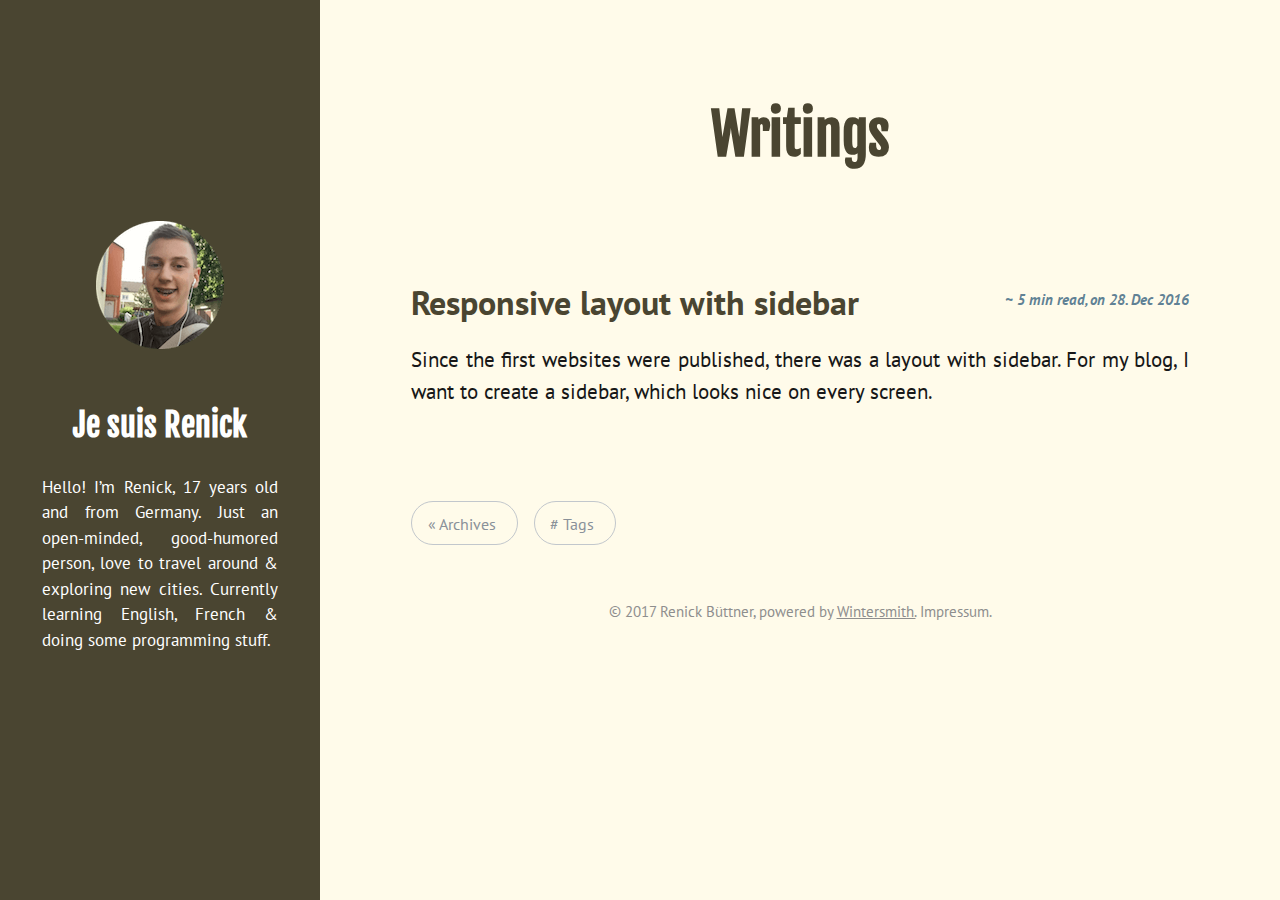
<file: index.html>
<!DOCTYPE html>
<html lang="en">
  <head>
    <meta charset="utf-8">
    <meta http-equiv="X-UA-Compatible" content="IE=edge,chrome=1">
    <meta name="viewport" content="width=device-width">
    <title>Je suis Renick.
    </title>
    <link rel="alternate" href="https://elendinside.github.io/feed.xml" type="application/rss+xml" title="Just some words from just an other developer and open minded boy.">
    <link rel="stylesheet" href="https://fonts.googleapis.com/css?family=Fjalla+One|PT+Sans">
    <link rel="stylesheet" href="/stuff/arcadia.css">
  </head>
  <body>
    <aside>
      <div class="about"><p><img src="/stuff/renick.png" alt="Avatar Renick Büttner" title="Avatar Renick Büttner"></p>
<h1 id="-je-suis-renick-1-"><a href="/">Je suis Renick</a></h1>
<p>Hello! I’m Renick, 17 years old and from Germany.
Just an open-minded, good-humored person, love to travel around &amp; exploring new cities. 
Currently learning English, French &amp; doing some programming stuff.</p>

      </div>
    </aside>
    <div class="main">
      <header class="header">
        <div class="content-wrap">
          <h1>Writings</h1>
        </div>
      </header>
      <div id="content">
        <div class="content-wrap">
          <article class="article">
            <header>
              <h2><a href="/articles/responsive-sidebar-layout/">Responsive layout with sidebar</a><span>~ 5 min read, on 28. Dec 2016</span></h2>
            </header>
            <section class="content"><p>Since the first websites were published, there was a layout with sidebar.
For my blog, I want to create a sidebar, which looks nice on every&nbsp;screen.</p>

            </section>
          </article>
        </div>
      </div>
      <footer>
        <div class="content-wrap">
          <div class="pagination">
            <div class="inner"><a href="/archive.html" class="left">&laquo; Archives</a><a href="/tags.html" class="left tags"># Tags</a>
            </div>
          </div>
          <section class="copy">
            <p>&copy; 2017 Renick Büttner, powered by&nbsp;<a href="https://github.com/jnordberg/wintersmith">Wintersmith.</a><span>   </span><a href="https://renickbuettner.de/impressum/" style="text-decoration: none">Impressum.</a></p>
          </section>
        </div>
      </footer>
    </div>
  </body>
</html>
</file>
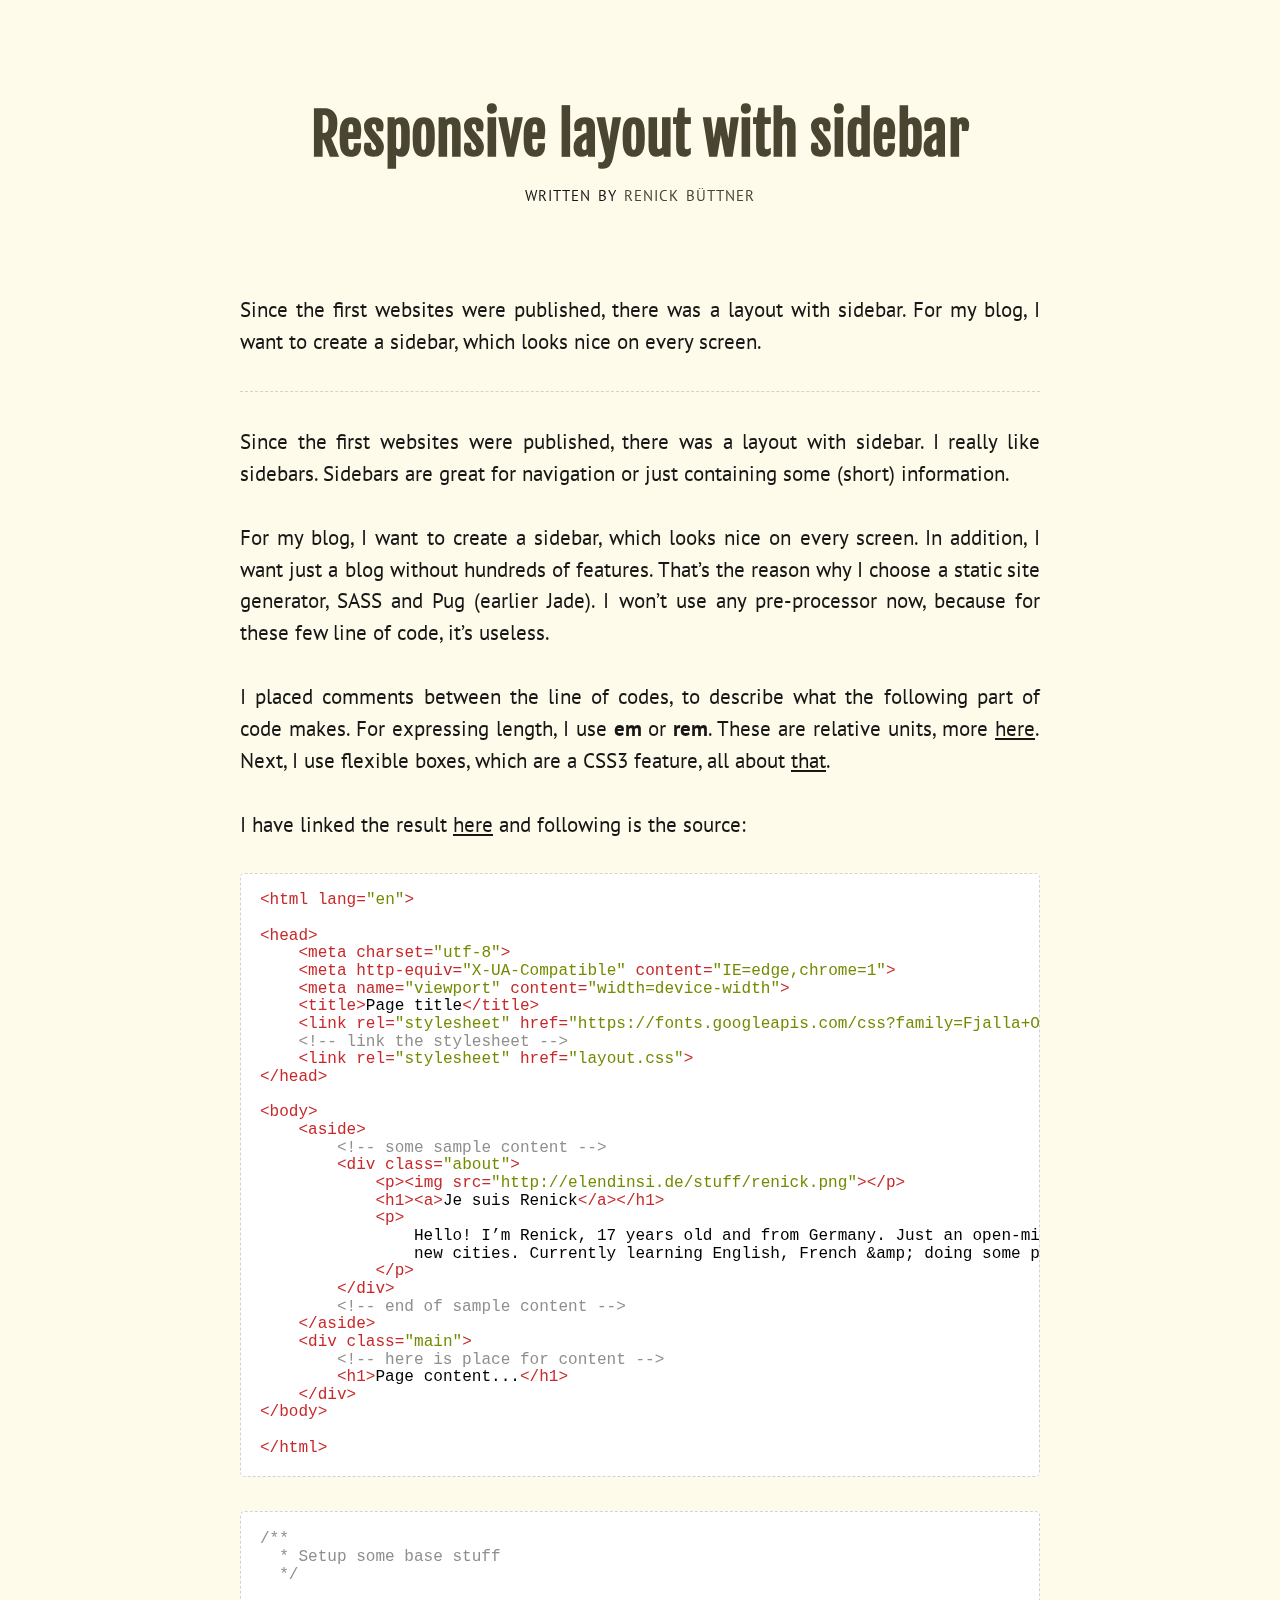
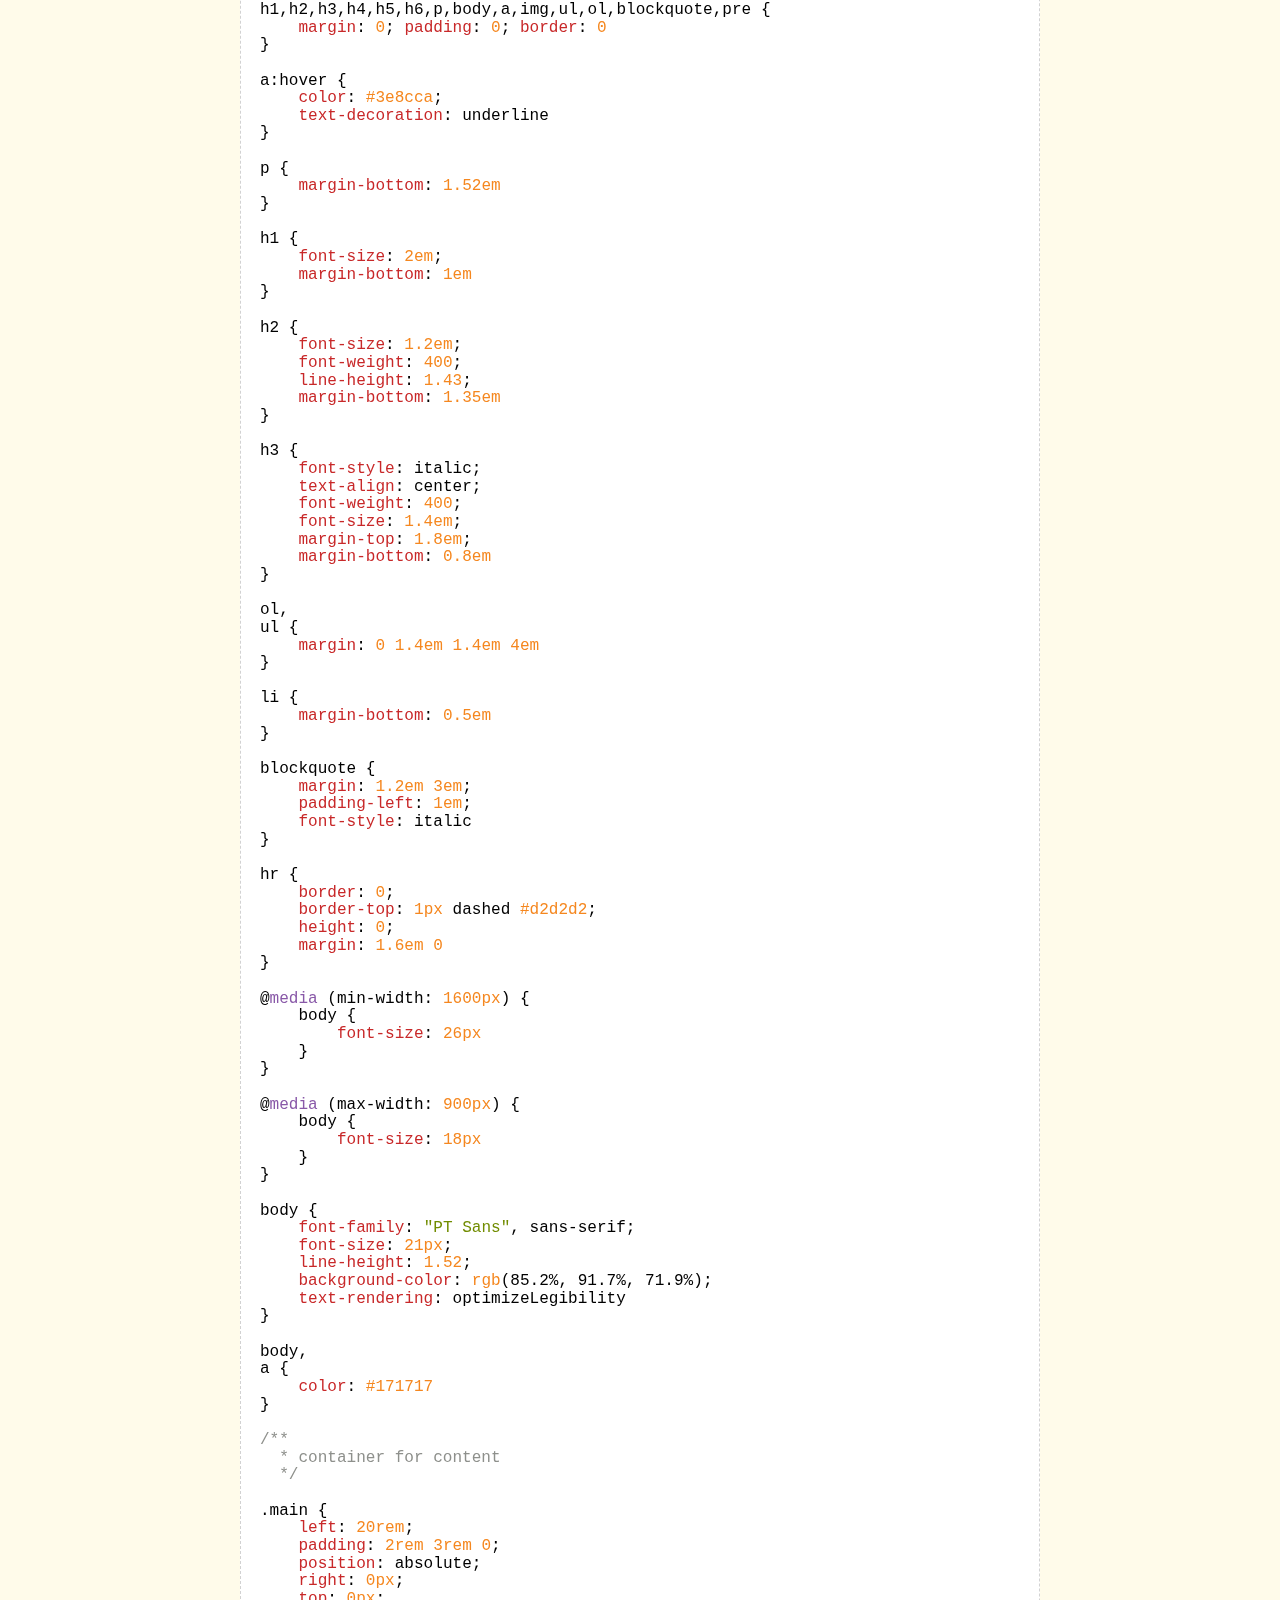
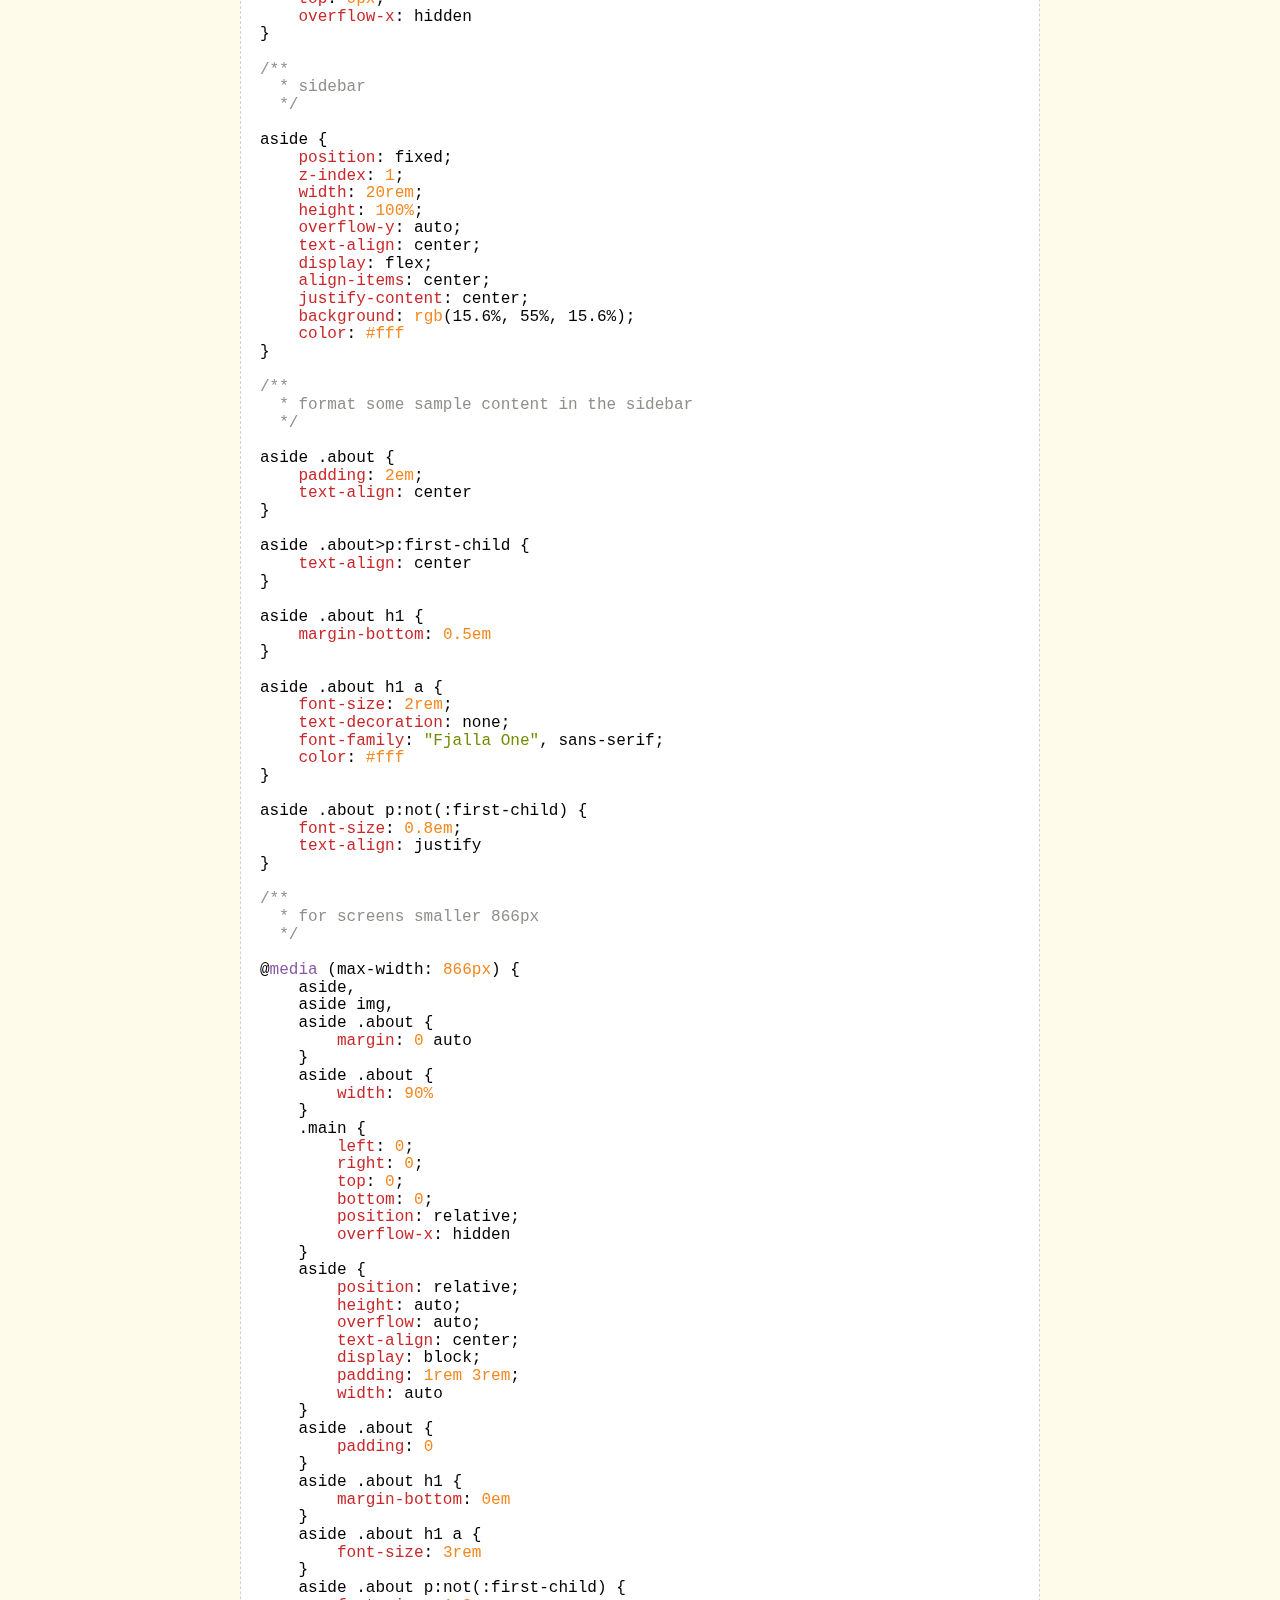
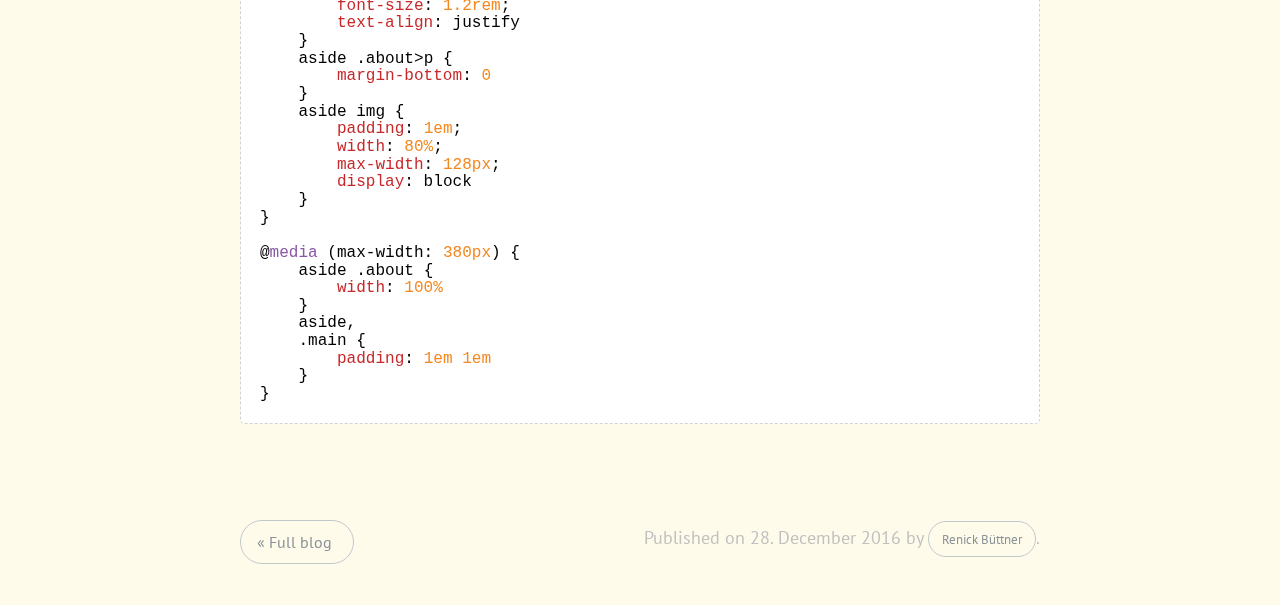
<file: articles/responsive-sidebar-layout/index.html>
<!DOCTYPE html>
<html lang="en">
  <head>
    <meta charset="utf-8">
    <meta http-equiv="X-UA-Compatible" content="IE=edge,chrome=1">
    <meta name="viewport" content="width=device-width">
    <title>Responsive layout with sidebar - Je suis Renick.
    </title>
    <link rel="alternate" href="https://elendinside.github.io/feed.xml" type="application/rss+xml" title="Just some words from just an other developer and open minded boy.">
    <link rel="stylesheet" href="https://fonts.googleapis.com/css?family=Fjalla+One|PT+Sans">
    <link rel="stylesheet" href="/stuff/arcadia.css">
  </head>
  <body class="article-detail">
    <div class="main">
      <header class="header">
        <div class="content-wrap">
          <h1>Responsive layout with sidebar</h1>
          <p class="author">Written by <span class="text-light"><a href="https://renickbuettner.de/contact/">Renick Büttner</a></span>
          </p>
        </div>
      </header>
      <div id="content">
        <div class="content-wrap">
          <article class="article">
            <section class="content"><p>Since the first websites were published, there was a layout with sidebar.
For my blog, I want to create a sidebar, which looks nice on every&nbsp;screen.</p>
<hr>
<p>Since the first websites were published, there was a layout with sidebar. I really like sidebars. Sidebars are great for navigation or just containing some (short)&nbsp;information.</p>
<p>For my blog, I want to create a sidebar, which looks nice on every screen. In addition, I want just a blog without hundreds of features. That’s the reason why I choose a static site generator, <span class="caps">SASS</span> and Pug (earlier Jade). I won’t use any pre-processor now, because for these few line of code, it’s&nbsp;useless.</p>
<p>I placed comments between the line of codes, to describe what the following part of code makes. For expressing length, I use <strong>em</strong> or <strong>rem</strong>. These are relative units, more <a href="http://www.w3.org/Style/Examples/007/units.en.html">here</a>. Next, I use flexible boxes, which are a <span class="caps">CSS3</span> feature, all about <a href="http://www.w3.org/TR/css-flexbox-1/">that</a>. </p>
<p>I have linked the result <a href="/articles/responsive-sidebar-layout/sidebar.html">here</a> and following is the&nbsp;source:</p>
<pre><code class="lang-html"><span class="tag">&lt;<span class="name">html</span> <span class="attr">lang</span>=<span class="string">"en"</span>&gt;</span>

<span class="tag">&lt;<span class="name">head</span>&gt;</span>
    <span class="tag">&lt;<span class="name">meta</span> <span class="attr">charset</span>=<span class="string">"utf-8"</span>&gt;</span>
    <span class="tag">&lt;<span class="name">meta</span> <span class="attr">http-equiv</span>=<span class="string">"X-<span class="caps">UA</span>-Compatible"</span> <span class="attr">content</span>=<span class="string">"<span class="caps">IE</span>=edge,chrome=1"</span>&gt;</span>
    <span class="tag">&lt;<span class="name">meta</span> <span class="attr">name</span>=<span class="string">"viewport"</span> <span class="attr">content</span>=<span class="string">"width=device-width"</span>&gt;</span>
    <span class="tag">&lt;<span class="name">title</span>&gt;</span>Page title<span class="tag">&lt;/<span class="name">title</span>&gt;</span>
    <span class="tag">&lt;<span class="name">link</span> <span class="attr">rel</span>=<span class="string">"stylesheet"</span> <span class="attr">href</span>=<span class="string">"https://fonts.googleapis.com/css?family=Fjalla+One|<span class="caps">PT</span>+Sans"</span>&gt;</span>
    <span class="comment">&lt;!-- link the stylesheet --&gt;</span>
    <span class="tag">&lt;<span class="name">link</span> <span class="attr">rel</span>=<span class="string">"stylesheet"</span> <span class="attr">href</span>=<span class="string">"layout.css"</span>&gt;</span>
<span class="tag">&lt;/<span class="name">head</span>&gt;</span>

<span class="tag">&lt;<span class="name">body</span>&gt;</span>
    <span class="tag">&lt;<span class="name">aside</span>&gt;</span>
        <span class="comment">&lt;!-- some sample content --&gt;</span>
        <span class="tag">&lt;<span class="name">div</span> <span class="attr">class</span>=<span class="string">"about"</span>&gt;</span>
            <span class="tag">&lt;<span class="name">p</span>&gt;</span><span class="tag">&lt;<span class="name">img</span> <span class="attr">src</span>=<span class="string">"http://elendinsi.de/stuff/renick.png"</span>&gt;</span><span class="tag">&lt;/<span class="name">p</span>&gt;</span>
            <span class="tag">&lt;<span class="name">h1</span>&gt;</span><span class="tag">&lt;<span class="name">a</span>&gt;</span>Je suis Renick<span class="tag">&lt;/<span class="name">a</span>&gt;</span><span class="tag">&lt;/<span class="name">h1</span>&gt;</span>
            <span class="tag">&lt;<span class="name">p</span>&gt;</span>
                Hello! I’m Renick, 17 years old and from Germany. Just an open-minded, good-humored person, love to travel around &amp;amp; exploring
                new cities. Currently learning English, French &amp;amp; doing some programming stuff.
            <span class="tag">&lt;/<span class="name">p</span>&gt;</span>
        <span class="tag">&lt;/<span class="name">div</span>&gt;</span>
        <span class="comment">&lt;!-- end of sample content --&gt;</span>
    <span class="tag">&lt;/<span class="name">aside</span>&gt;</span>
    <span class="tag">&lt;<span class="name">div</span> <span class="attr">class</span>=<span class="string">"main"</span>&gt;</span>
        <span class="comment">&lt;!-- here is place for content --&gt;</span>
        <span class="tag">&lt;<span class="name">h1</span>&gt;</span>Page content...<span class="tag">&lt;/<span class="name">h1</span>&gt;</span>
    <span class="tag">&lt;/<span class="name">div</span>&gt;</span>
<span class="tag">&lt;/<span class="name">body</span>&gt;</span>

<span class="tag">&lt;/<span class="name">html</span>&gt;</span>
</code></pre>
<pre><code class="lang-css"><span class="comment">/**
  * Setup some base stuff
  */</span>

<span class="selector-tag">h1</span>,<span class="selector-tag">h2</span>,<span class="selector-tag">h3</span>,<span class="selector-tag">h4</span>,<span class="selector-tag">h5</span>,<span class="selector-tag">h6</span>,<span class="selector-tag">p</span>,<span class="selector-tag">body</span>,<span class="selector-tag">a</span>,<span class="selector-tag">img</span>,<span class="selector-tag">ul</span>,<span class="selector-tag">ol</span>,<span class="selector-tag">blockquote</span>,<span class="selector-tag">pre</span> {
    <span class="attribute">margin</span>: <span class="number">0</span>; <span class="attribute">padding</span>: <span class="number">0</span>; <span class="attribute">border</span>: <span class="number">0</span>
}

<span class="selector-tag">a</span><span class="selector-pseudo">:hover</span> {
    <span class="attribute">color</span>: <span class="number">#3e8cca</span>;
    <span class="attribute">text-decoration</span>: underline
}

<span class="selector-tag">p</span> {
    <span class="attribute">margin-bottom</span>: <span class="number">1.52em</span>
}

<span class="selector-tag">h1</span> {
    <span class="attribute">font-size</span>: <span class="number">2em</span>;
    <span class="attribute">margin-bottom</span>: <span class="number">1em</span>
}

<span class="selector-tag">h2</span> {
    <span class="attribute">font-size</span>: <span class="number">1.2em</span>;
    <span class="attribute">font-weight</span>: <span class="number">400</span>;
    <span class="attribute">line-height</span>: <span class="number">1.43</span>;
    <span class="attribute">margin-bottom</span>: <span class="number">1.35em</span>
}

<span class="selector-tag">h3</span> {
    <span class="attribute">font-style</span>: italic;
    <span class="attribute">text-align</span>: center;
    <span class="attribute">font-weight</span>: <span class="number">400</span>;
    <span class="attribute">font-size</span>: <span class="number">1.4em</span>;
    <span class="attribute">margin-top</span>: <span class="number">1.8em</span>;
    <span class="attribute">margin-bottom</span>: <span class="number">0.8em</span>
}

<span class="selector-tag">ol</span>,
<span class="selector-tag">ul</span> {
    <span class="attribute">margin</span>: <span class="number">0</span> <span class="number">1.4em</span> <span class="number">1.4em</span> <span class="number">4em</span>
}

<span class="selector-tag">li</span> {
    <span class="attribute">margin-bottom</span>: <span class="number">0.5em</span>
}

<span class="selector-tag">blockquote</span> {
    <span class="attribute">margin</span>: <span class="number">1.2em</span> <span class="number">3em</span>;
    <span class="attribute">padding-left</span>: <span class="number">1em</span>;
    <span class="attribute">font-style</span>: italic
}

<span class="selector-tag">hr</span> {
    <span class="attribute">border</span>: <span class="number">0</span>;
    <span class="attribute">border-top</span>: <span class="number">1px</span> dashed <span class="number">#d2d2d2</span>;
    <span class="attribute">height</span>: <span class="number">0</span>;
    <span class="attribute">margin</span>: <span class="number">1.6em</span> <span class="number">0</span>
}

@<span class="keyword">media</span> (min-width: <span class="number">1600px</span>) {
    <span class="selector-tag">body</span> {
        <span class="attribute">font-size</span>: <span class="number">26px</span>
    }
}

@<span class="keyword">media</span> (max-width: <span class="number">900px</span>) {
    <span class="selector-tag">body</span> {
        <span class="attribute">font-size</span>: <span class="number">18px</span>
    }
}

<span class="selector-tag">body</span> {
    <span class="attribute">font-family</span>: <span class="string">"<span class="caps">PT</span> Sans"</span>, sans-serif;
    <span class="attribute">font-size</span>: <span class="number">21px</span>;
    <span class="attribute">line-height</span>: <span class="number">1.52</span>;
    <span class="attribute">background-color</span>: <span class="built_in">rgb</span>(85.2%, 91.7%, 71.9%);
    <span class="attribute">text-rendering</span>: optimizeLegibility
}

<span class="selector-tag">body</span>,
<span class="selector-tag">a</span> {
    <span class="attribute">color</span>: <span class="number">#171717</span>
}

<span class="comment">/**
  * container for content
  */</span>

<span class="selector-class">.main</span> {
    <span class="attribute">left</span>: <span class="number">20rem</span>;
    <span class="attribute">padding</span>: <span class="number">2rem</span> <span class="number">3rem</span> <span class="number">0</span>;
    <span class="attribute">position</span>: absolute;
    <span class="attribute">right</span>: <span class="number">0px</span>;
    <span class="attribute">top</span>: <span class="number">0px</span>;
    <span class="attribute">overflow-x</span>: hidden
}

<span class="comment">/**
  * sidebar 
  */</span>

<span class="selector-tag">aside</span> {
    <span class="attribute">position</span>: fixed;
    <span class="attribute">z-index</span>: <span class="number">1</span>;
    <span class="attribute">width</span>: <span class="number">20rem</span>;
    <span class="attribute">height</span>: <span class="number">100%</span>;
    <span class="attribute">overflow-y</span>: auto;
    <span class="attribute">text-align</span>: center;
    <span class="attribute">display</span>: flex;
    <span class="attribute">align-items</span>: center;
    <span class="attribute">justify-content</span>: center;
    <span class="attribute">background</span>: <span class="built_in">rgb</span>(15.6%, 55%, 15.6%);
    <span class="attribute">color</span>: <span class="number">#fff</span>
}

<span class="comment">/**
  * format some sample content in the sidebar 
  */</span>

<span class="selector-tag">aside</span> <span class="selector-class">.about</span> {
    <span class="attribute">padding</span>: <span class="number">2em</span>;
    <span class="attribute">text-align</span>: center
}

<span class="selector-tag">aside</span> <span class="selector-class">.about</span>&gt;<span class="selector-tag">p</span><span class="selector-pseudo">:first-child</span> {
    <span class="attribute">text-align</span>: center
}

<span class="selector-tag">aside</span> <span class="selector-class">.about</span> <span class="selector-tag">h1</span> {
    <span class="attribute">margin-bottom</span>: <span class="number">0.5em</span>
}

<span class="selector-tag">aside</span> <span class="selector-class">.about</span> <span class="selector-tag">h1</span> <span class="selector-tag">a</span> {
    <span class="attribute">font-size</span>: <span class="number">2rem</span>;
    <span class="attribute">text-decoration</span>: none;
    <span class="attribute">font-family</span>: <span class="string">"Fjalla One"</span>, sans-serif;
    <span class="attribute">color</span>: <span class="number">#fff</span>
}

<span class="selector-tag">aside</span> <span class="selector-class">.about</span> <span class="selector-tag">p</span><span class="selector-pseudo">:not(</span><span class="selector-pseudo">:first-child)</span> {
    <span class="attribute">font-size</span>: <span class="number">0.8em</span>;
    <span class="attribute">text-align</span>: justify
}

<span class="comment">/**
  * for screens smaller 866px
  */</span>

@<span class="keyword">media</span> (max-width: <span class="number">866px</span>) {
    <span class="selector-tag">aside</span>,
    <span class="selector-tag">aside</span> <span class="selector-tag">img</span>,
    <span class="selector-tag">aside</span> <span class="selector-class">.about</span> {
        <span class="attribute">margin</span>: <span class="number">0</span> auto
    }
    <span class="selector-tag">aside</span> <span class="selector-class">.about</span> {
        <span class="attribute">width</span>: <span class="number">90%</span>
    }
    <span class="selector-class">.main</span> {
        <span class="attribute">left</span>: <span class="number">0</span>;
        <span class="attribute">right</span>: <span class="number">0</span>;
        <span class="attribute">top</span>: <span class="number">0</span>;
        <span class="attribute">bottom</span>: <span class="number">0</span>;
        <span class="attribute">position</span>: relative;
        <span class="attribute">overflow-x</span>: hidden
    }
    <span class="selector-tag">aside</span> {
        <span class="attribute">position</span>: relative;
        <span class="attribute">height</span>: auto;
        <span class="attribute">overflow</span>: auto;
        <span class="attribute">text-align</span>: center;
        <span class="attribute">display</span>: block;
        <span class="attribute">padding</span>: <span class="number">1rem</span> <span class="number">3rem</span>;
        <span class="attribute">width</span>: auto
    }
    <span class="selector-tag">aside</span> <span class="selector-class">.about</span> {
        <span class="attribute">padding</span>: <span class="number">0</span>
    }
    <span class="selector-tag">aside</span> <span class="selector-class">.about</span> <span class="selector-tag">h1</span> {
        <span class="attribute">margin-bottom</span>: <span class="number">0em</span>
    }
    <span class="selector-tag">aside</span> <span class="selector-class">.about</span> <span class="selector-tag">h1</span> <span class="selector-tag">a</span> {
        <span class="attribute">font-size</span>: <span class="number">3rem</span>
    }
    <span class="selector-tag">aside</span> <span class="selector-class">.about</span> <span class="selector-tag">p</span><span class="selector-pseudo">:not(</span><span class="selector-pseudo">:first-child)</span> {
        <span class="attribute">font-size</span>: <span class="number">1.2rem</span>;
        <span class="attribute">text-align</span>: justify
    }
    <span class="selector-tag">aside</span> <span class="selector-class">.about</span>&gt;<span class="selector-tag">p</span> {
        <span class="attribute">margin-bottom</span>: <span class="number">0</span>
    }
    <span class="selector-tag">aside</span> <span class="selector-tag">img</span> {
        <span class="attribute">padding</span>: <span class="number">1em</span>;
        <span class="attribute">width</span>: <span class="number">80%</span>;
        <span class="attribute">max-width</span>: <span class="number">128px</span>;
        <span class="attribute">display</span>: block
    }
}

@<span class="keyword">media</span> (max-width: <span class="number">380px</span>) {
    <span class="selector-tag">aside</span> <span class="selector-class">.about</span> {
        <span class="attribute">width</span>: <span class="number">100%</span>
    }
    <span class="selector-tag">aside</span>,
    <span class="selector-class">.main</span> {
        <span class="attribute">padding</span>: <span class="number">1em</span> <span class="number">1em</span>
    }
}
</code></pre>
</section>
          </article>
        </div>
      </div>
      <footer>
        <div class="content-wrap">
          <div class="pagination text-right"><a href="/" class="left">&laquo; Full blog</a><small class="text-light">Published on 28. December 2016 by <span class="text-light"><a href="https://renickbuettner.de/contact/">Renick Büttner</a></span>.</small></div>
        </div>
      </footer>
    </div>
  </body>
</html>
</file>
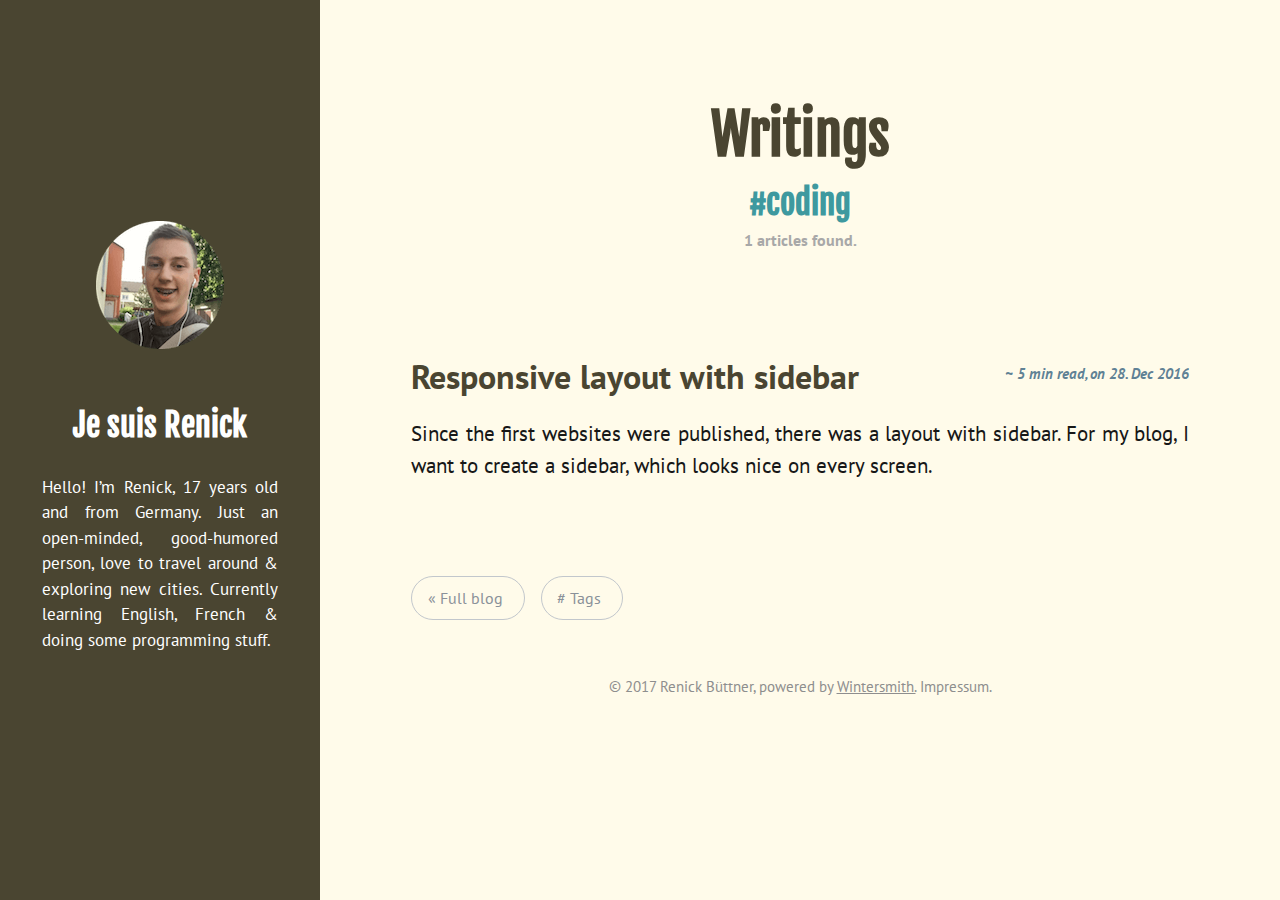
<file: tag/coding/1/index.html>
<!DOCTYPE html>
<html lang="en">
  <head>
    <meta charset="utf-8">
    <meta http-equiv="X-UA-Compatible" content="IE=edge,chrome=1">
    <meta name="viewport" content="width=device-width">
    <title>Je suis Renick.
    </title>
    <link rel="alternate" href="https://elendinside.github.io/feed.xml" type="application/rss+xml" title="Just some words from just an other developer and open minded boy.">
    <link rel="stylesheet" href="https://fonts.googleapis.com/css?family=Fjalla+One|PT+Sans">
    <link rel="stylesheet" href="/stuff/arcadia.css">
  </head>
  <body>
    <aside>
      <div class="about"><p><img src="/stuff/renick.png" alt="Avatar Renick Büttner" title="Avatar Renick Büttner"></p>
<h1 id="-je-suis-renick-1-"><a href="/">Je suis Renick</a></h1>
<p>Hello! I’m Renick, 17 years old and from Germany.
Just an open-minded, good-humored person, love to travel around &amp; exploring new cities. 
Currently learning English, French &amp; doing some programming stuff.</p>

      </div>
    </aside>
    <div class="main">
      <header class="header">
        <div class="content-wrap">
          <h1>Writings<small class="tagname">#coding</small><small class="taginfo">1 articles found.</small></h1>
        </div>
      </header>
      <div id="content">
        <div class="content-wrap">
          <article class="article">
            <header>
              <h2><a href="/articles/responsive-sidebar-layout/">Responsive layout with sidebar</a><span>~ 5 min read, on 28. Dec 2016</span></h2>
            </header>
            <section class="content"><p>Since the first websites were published, there was a layout with sidebar.
For my blog, I want to create a sidebar, which looks nice on every&nbsp;screen.</p>

            </section>
          </article>
        </div>
      </div>
      <footer>
        <div class="content-wrap">
          <div class="pagination">
            <div class="inner"><a href="/" class="left">&laquo; Full blog</a><a href="/tags.html" class="left tags"># Tags</a>
            </div>
          </div>
          <section class="copy">
            <p>&copy; 2017 Renick Büttner, powered by&nbsp;<a href="https://github.com/jnordberg/wintersmith">Wintersmith.</a><span>   </span><a href="https://renickbuettner.de/impressum/" style="text-decoration: none">Impressum.</a></p>
          </section>
        </div>
      </footer>
    </div>
  </body>
</html>
</file>
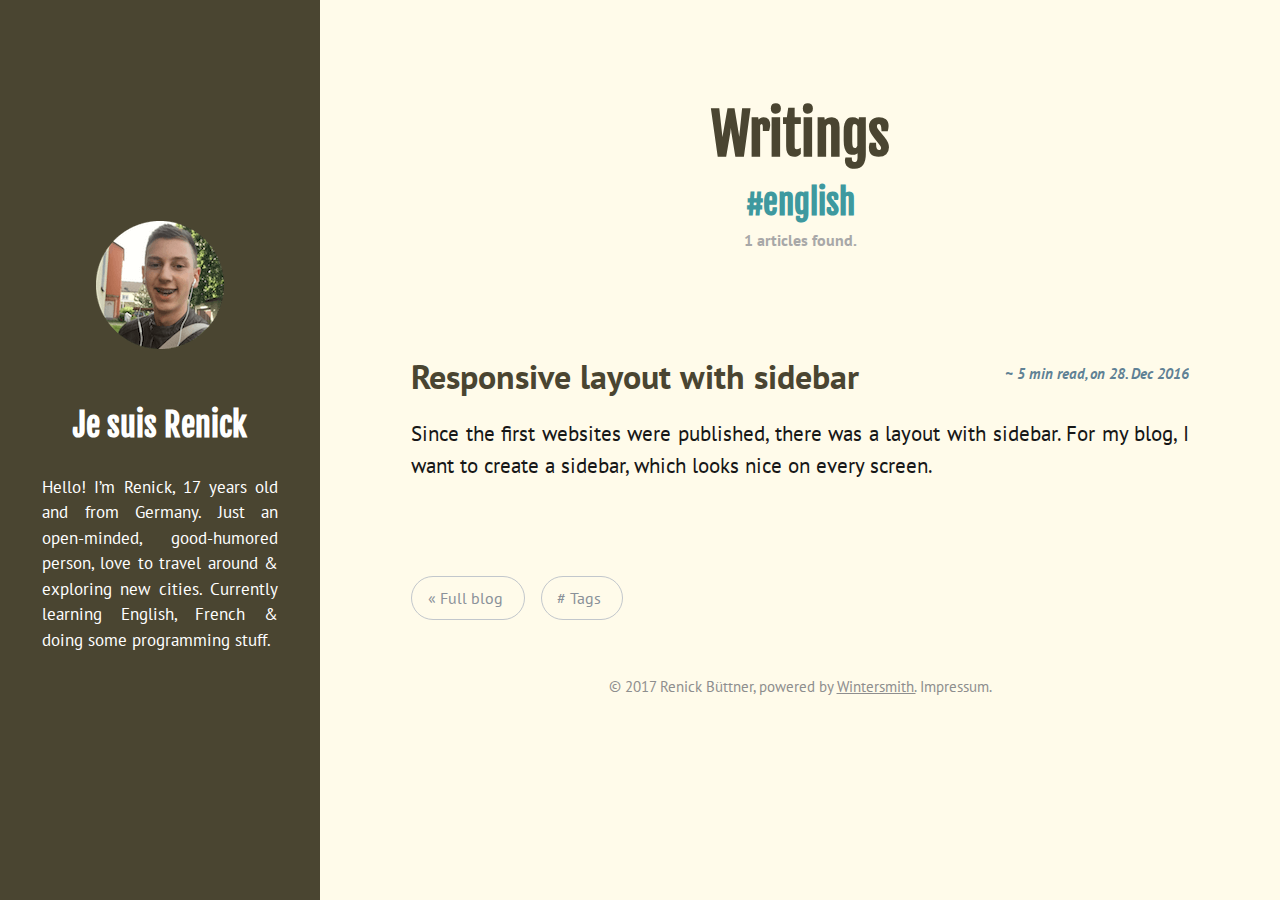
<file: tag/english/1/index.html>
<!DOCTYPE html>
<html lang="en">
  <head>
    <meta charset="utf-8">
    <meta http-equiv="X-UA-Compatible" content="IE=edge,chrome=1">
    <meta name="viewport" content="width=device-width">
    <title>Je suis Renick.
    </title>
    <link rel="alternate" href="https://elendinside.github.io/feed.xml" type="application/rss+xml" title="Just some words from just an other developer and open minded boy.">
    <link rel="stylesheet" href="https://fonts.googleapis.com/css?family=Fjalla+One|PT+Sans">
    <link rel="stylesheet" href="/stuff/arcadia.css">
  </head>
  <body>
    <aside>
      <div class="about"><p><img src="/stuff/renick.png" alt="Avatar Renick Büttner" title="Avatar Renick Büttner"></p>
<h1 id="-je-suis-renick-1-"><a href="/">Je suis Renick</a></h1>
<p>Hello! I’m Renick, 17 years old and from Germany.
Just an open-minded, good-humored person, love to travel around &amp; exploring new cities. 
Currently learning English, French &amp; doing some programming stuff.</p>

      </div>
    </aside>
    <div class="main">
      <header class="header">
        <div class="content-wrap">
          <h1>Writings<small class="tagname">#english</small><small class="taginfo">1 articles found.</small></h1>
        </div>
      </header>
      <div id="content">
        <div class="content-wrap">
          <article class="article">
            <header>
              <h2><a href="/articles/responsive-sidebar-layout/">Responsive layout with sidebar</a><span>~ 5 min read, on 28. Dec 2016</span></h2>
            </header>
            <section class="content"><p>Since the first websites were published, there was a layout with sidebar.
For my blog, I want to create a sidebar, which looks nice on every&nbsp;screen.</p>

            </section>
          </article>
        </div>
      </div>
      <footer>
        <div class="content-wrap">
          <div class="pagination">
            <div class="inner"><a href="/" class="left">&laquo; Full blog</a><a href="/tags.html" class="left tags"># Tags</a>
            </div>
          </div>
          <section class="copy">
            <p>&copy; 2017 Renick Büttner, powered by&nbsp;<a href="https://github.com/jnordberg/wintersmith">Wintersmith.</a><span>   </span><a href="https://renickbuettner.de/impressum/" style="text-decoration: none">Impressum.</a></p>
          </section>
        </div>
      </footer>
    </div>
  </body>
</html>
</file>
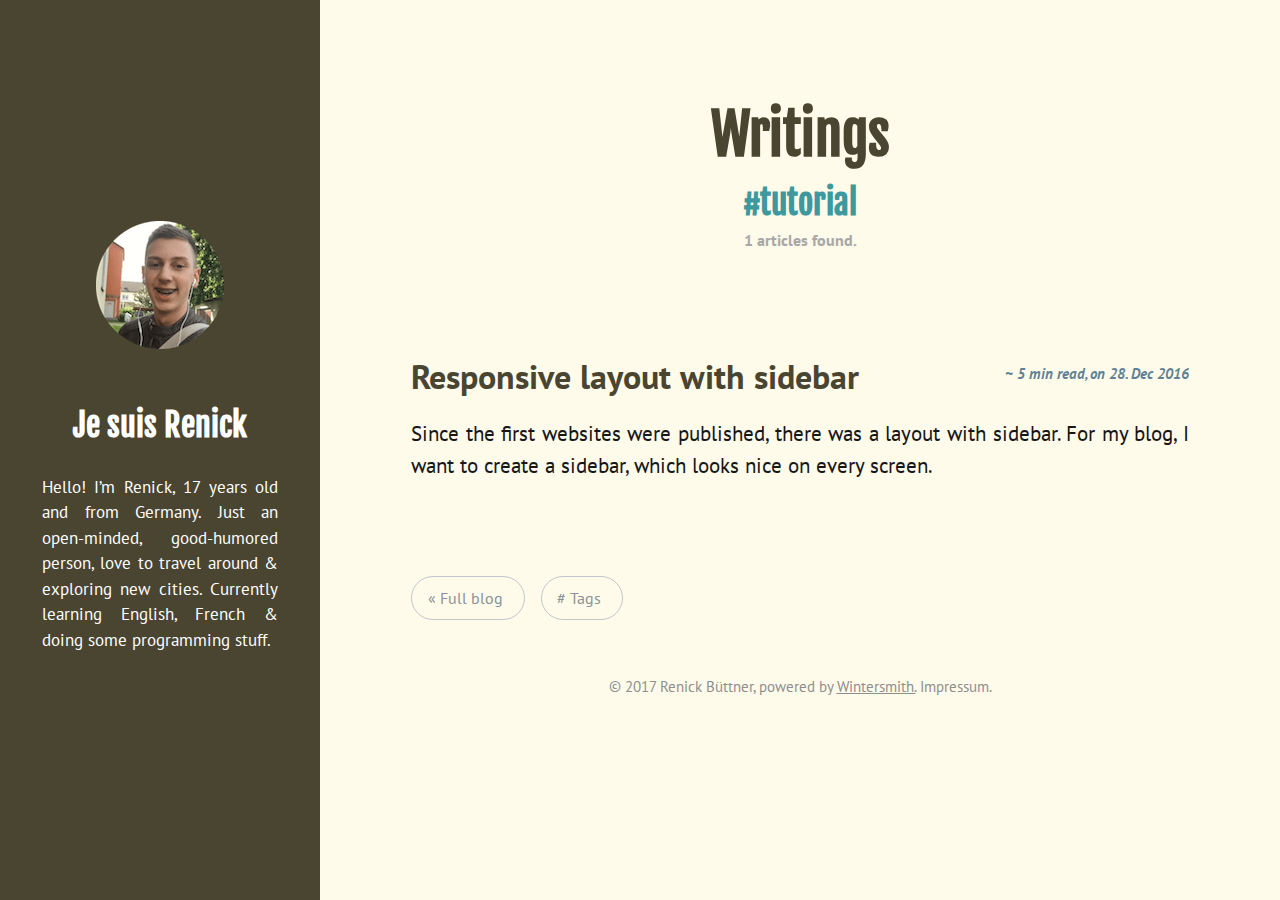
<file: tag/tutorial/1/index.html>
<!DOCTYPE html>
<html lang="en">
  <head>
    <meta charset="utf-8">
    <meta http-equiv="X-UA-Compatible" content="IE=edge,chrome=1">
    <meta name="viewport" content="width=device-width">
    <title>Je suis Renick.
    </title>
    <link rel="alternate" href="https://elendinside.github.io/feed.xml" type="application/rss+xml" title="Just some words from just an other developer and open minded boy.">
    <link rel="stylesheet" href="https://fonts.googleapis.com/css?family=Fjalla+One|PT+Sans">
    <link rel="stylesheet" href="/stuff/arcadia.css">
  </head>
  <body>
    <aside>
      <div class="about"><p><img src="/stuff/renick.png" alt="Avatar Renick Büttner" title="Avatar Renick Büttner"></p>
<h1 id="-je-suis-renick-1-"><a href="/">Je suis Renick</a></h1>
<p>Hello! I’m Renick, 17 years old and from Germany.
Just an open-minded, good-humored person, love to travel around &amp; exploring new cities. 
Currently learning English, French &amp; doing some programming stuff.</p>

      </div>
    </aside>
    <div class="main">
      <header class="header">
        <div class="content-wrap">
          <h1>Writings<small class="tagname">#tutorial</small><small class="taginfo">1 articles found.</small></h1>
        </div>
      </header>
      <div id="content">
        <div class="content-wrap">
          <article class="article">
            <header>
              <h2><a href="/articles/responsive-sidebar-layout/">Responsive layout with sidebar</a><span>~ 5 min read, on 28. Dec 2016</span></h2>
            </header>
            <section class="content"><p>Since the first websites were published, there was a layout with sidebar.
For my blog, I want to create a sidebar, which looks nice on every&nbsp;screen.</p>

            </section>
          </article>
        </div>
      </div>
      <footer>
        <div class="content-wrap">
          <div class="pagination">
            <div class="inner"><a href="/" class="left">&laquo; Full blog</a><a href="/tags.html" class="left tags"># Tags</a>
            </div>
          </div>
          <section class="copy">
            <p>&copy; 2017 Renick Büttner, powered by&nbsp;<a href="https://github.com/jnordberg/wintersmith">Wintersmith.</a><span>   </span><a href="https://renickbuettner.de/impressum/" style="text-decoration: none">Impressum.</a></p>
          </section>
        </div>
      </footer>
    </div>
  </body>
</html>
</file>
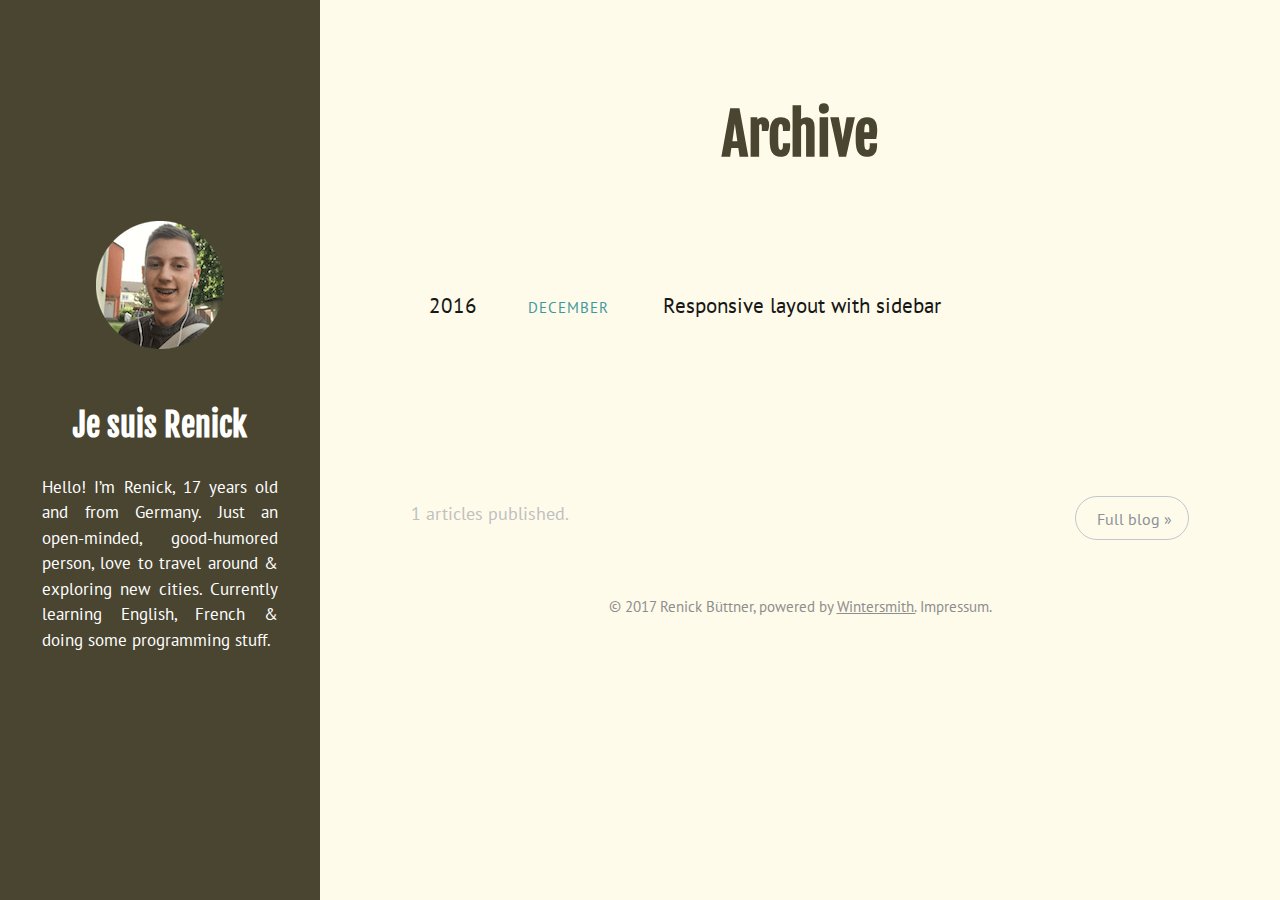
<file: archive.html>
<!DOCTYPE html>
<html lang="en">
  <head>
    <meta charset="utf-8">
    <meta http-equiv="X-UA-Compatible" content="IE=edge,chrome=1">
    <meta name="viewport" content="width=device-width">
    <title>Archive - Je suis Renick.
    </title>
    <link rel="alternate" href="https://elendinside.github.io/feed.xml" type="application/rss+xml" title="Just some words from just an other developer and open minded boy.">
    <link rel="stylesheet" href="https://fonts.googleapis.com/css?family=Fjalla+One|PT+Sans">
    <link rel="stylesheet" href="/stuff/arcadia.css">
  </head>
  <body>
    <aside>
      <div class="about"><p><img src="/stuff/renick.png" alt="Avatar Renick Büttner" title="Avatar Renick Büttner"></p>
<h1 id="-je-suis-renick-1-"><a href="/">Je suis Renick</a></h1>
<p>Hello! I’m Renick, 17 years old and from Germany.
Just an open-minded, good-humored person, love to travel around &amp; exploring new cities. 
Currently learning English, French &amp; doing some programming stuff.</p>

      </div>
    </aside>
    <div class="main">
      <header class="header">
        <div class="content-wrap">
          <h1>Archive</h1>
        </div>
      </header>
      <div id="content">
        <div class="content-wrap">
          <section class="archive">
            <ul class="archive-list">
              <li><span style="line-height:2.2em" class="year-label">2016</span>
                <ul style="margin-left:4em">
                  <li><span style="line-height:2.2em" class="month-label">December</span>
                    <ul style="margin-left:7em">
                      <li style="height:2.2em;line-height:2.2em"><a href="/articles/responsive-sidebar-layout/">Responsive layout with sidebar</a></li>
                    </ul>
                  </li>
                </ul>
              </li>
            </ul>
          </section>
        </div>
      </div>
      <footer>
        <div class="content-wrap">
          <div class="pagination text-left"><a href="/" class="right">Full blog &raquo;</a><small class="text-light">1 articles published.</small></div>
          <section class="copy">
            <p>&copy; 2017 Renick Büttner, powered by&nbsp;<a href="https://github.com/jnordberg/wintersmith">Wintersmith.</a><span>   </span><a href="https://renickbuettner.de/impressum/" style="text-decoration: none">Impressum.</a></p>
          </section>
        </div>
      </footer>
    </div>
  </body>
</html>
</file>
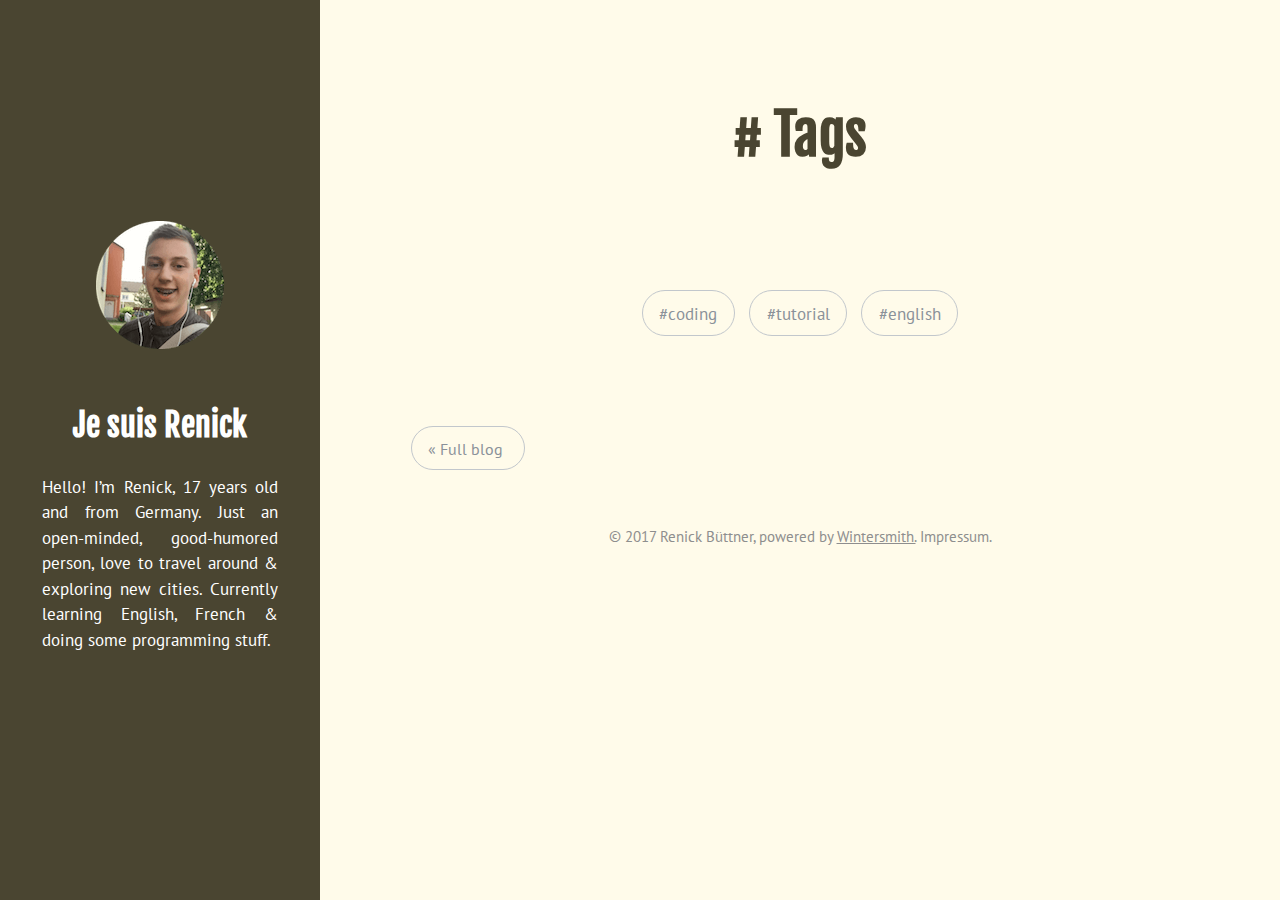
<file: tags.html>
<!DOCTYPE html>
<html lang="en">
  <head>
    <meta charset="utf-8">
    <meta http-equiv="X-UA-Compatible" content="IE=edge,chrome=1">
    <meta name="viewport" content="width=device-width">
    <title>Tags - Je suis Renick.
    </title>
    <link rel="alternate" href="https://elendinside.github.io/feed.xml" type="application/rss+xml" title="Just some words from just an other developer and open minded boy.">
    <link rel="stylesheet" href="https://fonts.googleapis.com/css?family=Fjalla+One|PT+Sans">
    <link rel="stylesheet" href="/stuff/arcadia.css">
  </head>
  <body>
    <aside>
      <div class="about"><p><img src="/stuff/renick.png" alt="Avatar Renick Büttner" title="Avatar Renick Büttner"></p>
<h1 id="-je-suis-renick-1-"><a href="/">Je suis Renick</a></h1>
<p>Hello! I’m Renick, 17 years old and from Germany.
Just an open-minded, good-humored person, love to travel around &amp; exploring new cities. 
Currently learning English, French &amp; doing some programming stuff.</p>

      </div>
    </aside>
    <div class="main">
      <header class="header">
        <div class="content-wrap">
          <h1># Tags</h1>
        </div>
      </header>
      <div id="content">
        <div class="content-wrap">
          <div class="pagination tags"><a href="/tag/coding/1/">#coding</a><a href="/tag/tutorial/1/">#tutorial</a><a href="/tag/english/1/">#english</a>
          </div>
        </div>
      </div>
      <footer>
        <div class="content-wrap">
          <div class="pagination">
            <div class="inner"><a href="/" class="left">&laquo; Full blog</a></div>
          </div>
          <section class="copy">
            <p>&copy; 2017 Renick Büttner, powered by&nbsp;<a href="https://github.com/jnordberg/wintersmith">Wintersmith.</a><span>   </span><a href="https://renickbuettner.de/impressum/" style="text-decoration: none">Impressum.</a></p>
          </section>
        </div>
      </footer>
    </div>
  </body>
</html>
</file>
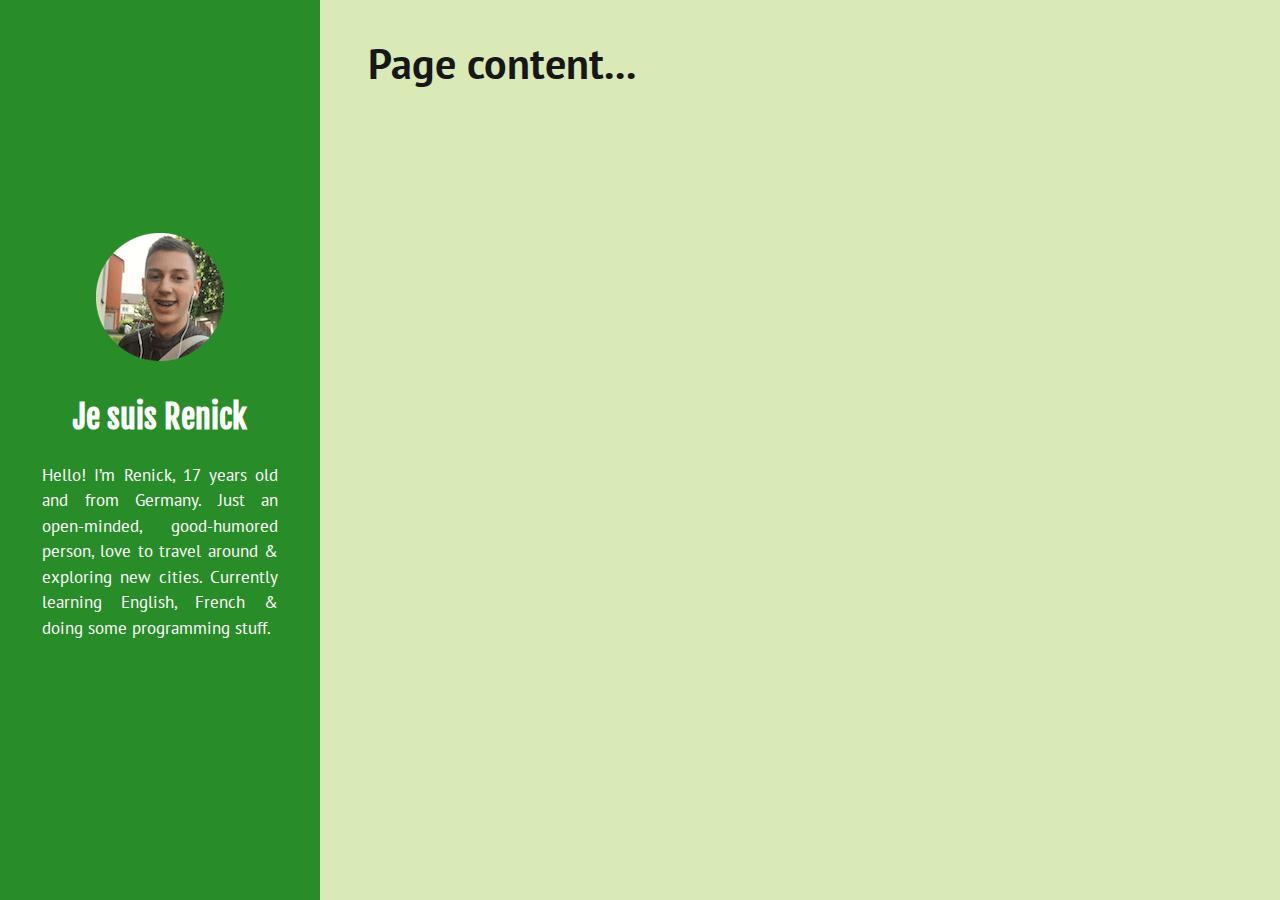
<file: articles/responsive-sidebar-layout/sidebar.html>
<html lang="en">

<head>
    <meta charset="utf-8">
    <meta http-equiv="X-UA-Compatible" content="IE=edge,chrome=1">
    <meta name="viewport" content="width=device-width">
    <title>Page title</title>
    <link rel="stylesheet" href="https://fonts.googleapis.com/css?family=Fjalla+One|PT+Sans">
    <!-- link the stylesheet -->
    <link rel="stylesheet" href="layout.css">
</head>
 
<body>
    <aside>
        <!-- some sample content -->
        <div class="about">
            <p><img src="/stuff/renick.png"></p>
            <h1><a>Je suis Renick</a></h1>
            <p>
                Hello! I’m Renick, 17 years old and from Germany. Just an open-minded, good-humored person, love to travel around &amp; exploring
                new cities. Currently learning English, French &amp; doing some programming stuff.
            </p>
        </div>
        <!-- end of sample content -->
    </aside>
    <div class="main">
        <!-- here is place for content -->
        <h1>Page content...</h1>
    </div>
</body>

</html>
</file>
<file: stuff/arcadia.css>
h1,h2,h3,h4,h5,h6,p,body,a,img,ul,ol,blockquote,pre{margin:0;padding:0;border:0}a:hover{color:#3e8cca;text-decoration:underline}p{margin-bottom:1.52em}pre{font-size:0.9em;overflow:auto;background:#fff;border:1px dashed #d2d2d2;border-radius:0.25em;margin-bottom:1.8em;padding:1em}h1{font-size:2em;margin-bottom:1em}h2{font-size:1.2em;font-weight:400;line-height:1.43;margin-bottom:1.35em}h3{font-style:italic;text-align:center;font-weight:400;font-size:1.4em;margin-top:1.8em;margin-bottom:0.8em}ol,ul{margin:0 1.4em 1.4em 4em}li{margin-bottom:0.5em}blockquote{margin:1.2em 3em;padding-left:1em;font-style:italic}hr{border:0;border-top:1px dashed #d2d2d2;height:0;margin:1.6em 0}body.article-detail>header h1{font-size:2.5em;font-weight:400;margin-bottom:-0.2em}body.article-detail>header{margin-bottom:3em}body.article-detail aside{display:none}body.article-detail .main{margin:0 auto;position:relative;left:0}body.article-detail .main .content-wrap img{max-width:100%}body.article-detail .article .content h1{word-wrap:break-word}body.article-detail .content ul,body.article-detail .content ol{margin:0 1.4em 1.4em 1em}@media (min-width: 1600px){body{font-size:26px}}@media (max-width: 900px){body{font-size:18px}}@media (max-width: 690px){.content-wrap{width:auto;padding:0 1em}.header{margin:1em 0}.header h1{font-size:1.4em;margin-bottom:0.6em}.header .description{font-size:1em}.article{margin:1em 0 2.5em}.archive{width:80%;margin:0 auto}.archive *{float:none !important;line-height:1.6 !important;width:auto !important;height:auto !important;text-align:left !important;border:0 !important;margin:0 !important}footer .nav{margin:1em 0}footer .about{padding:0;font-size:0.9em;padding-top:1.6em;-webkit-column-count:1;-moz-column-count:1;-ms-column-count:1;column-count:1}footer .about p{margin-bottom:1em}}.pagination{position:relative;height:2em;margin:0px;padding:2em 0px}.pagination::after{position:absolute;width:32em;height:1px;left:50%;bottom:0px;margin-left:-16em;content:""}.pagination a{position:relative;height:1.333em;margin:-1px 0px;padding:0.666em 1em;z-index:100;border:1px solid #c2c7cc;font-size:0.75em;line-height:1.5em;text-align:center;text-decoration:none;color:#8a9199;transition:all 0.3s ease 0s;border-radius:2em}.pagination .right{float:right;padding-left:1.333em}.pagination .left{float:left;padding-right:1.333em}.pagination .center{text-align:center}.pagination a:hover,.pagination a:focus{color:#3e8cca;border-color:#3e8cca}.pagination .pagination-label{position:relative;display:inline-block;height:1em;line-height:1em}.pagination .pagination-info{position:absolute;width:100%;height:2.666em;left:0px;z-index:50;display:block;font-size:0.75em;line-height:2.666em;text-align:center}code{font-family:'Anonymous Pro', monospace;font-size:0.85em;color:#000}pre code{display:block;line-height:1.1}p code{padding:0.1em 0.3em 0.2em;border-radius:0.3em;position:relative;background:#fffff3;white-space:nowrap}code.lang-markdown{color:#424242}code.lang-markdown .header,code.lang-markdown .strong{font-weight:bold}code.lang-markdown .emphasis{font-style:italic}code.lang-markdown .horizontal_rule,code.lang-markdown .link_label,code.lang-markdown .code,code.lang-markdown .header,code.lang-markdown .link_url{color:#555}code.lang-markdown .blockquote,code.lang-markdown .bullet{color:#bbb}.tomorrow-comment,pre .comment,pre .title{color:#8e908c}.tomorrow-red,pre .variable,pre .attribute,pre .tag,pre .regexp,pre .ruby .constant,pre .xml .tag .title,pre .xml .pi,pre .xml .doctype,pre .html .doctype,pre .css .id,pre .css .class,pre .css .pseudo{color:#c82829}.tomorrow-orange,pre .number,pre .preprocessor,pre .built_in,pre .literal,pre .params,pre .constant{color:#f5871f}.tomorrow-yellow,pre .class,pre .ruby .class .title,pre .css .rules .attribute{color:#eab700}.tomorrow-green,pre .string,pre .value,pre .inheritance,pre .header,pre .ruby .symbol,pre .xml .cdata{color:#718c00}.tomorrow-aqua,pre .css .hexcolor{color:#3e999f}.tomorrow-blue,pre .function,pre .python .decorator,pre .python .title,pre .ruby .function .title,pre .ruby .title .keyword,pre .perl .sub,pre .javascript .title,pre .coffeescript .title{color:#4271ae}.tomorrow-purple,pre .keyword,pre .javascript .function{color:#8959a8}body{font-family:"PT Sans",sans-serif;font-size:21px;line-height:1.52;background-color:#fffbea;text-rendering:optimizeLegibility}body,a{color:#171717}.content-wrap{width:90%;margin:0 auto;max-width:800px}.main{left:20rem;padding:2rem 3rem 0;position:absolute;right:0px;top:0px;overflow-x:hidden}aside{position:fixed;z-index:1;width:20rem;height:100%;overflow-y:auto;text-align:center;display:flex;align-items:center;justify-content:center;background:#4a4531;color:#fff}aside .about{padding:2em;text-align:center}aside .about>p:first-child{text-align:center}aside .about h1{margin-bottom:0.5em}aside .about h1 a{font-size:2rem;text-decoration:none;font-family:"Fjalla One",sans-serif;color:#fff}aside .about p:not(:first-child){font-size:0.8em;text-align:justify}h1,h1 a,h2,h2 a{color:#4a4531}.header{margin:3em 0 3em}.header h1{font-size:2.6em;text-align:center;font-weight:700;margin:0;font-family:"Fjalla One",sans-serif}.header a,.header a:hover{text-decoration:none;color:#4a4531}.header .author{font-family:"PT Sans",sans-serif;font-variant:small-caps;text-transform:lowercase;text-rendering:auto;text-align:center;font-weight:400;letter-spacing:1px}.header .description{font-size:1em;text-align:center;margin-top:-0.3em;margin-bottom:0}footer .nav{text-align:center;margin-top:5em;margin-bottom:3.5em}footer .nav a{padding:0 0.5em;font-size:1.2em;text-decoration:none}footer .about{border-top:1px dashed #d2d2d2;padding:2.2em 3em;font-size:0.7em;-webkit-column-count:3;-moz-column-count:3;-ms-column-count:3;column-count:3;-webkit-column-gap:2em;-moz-column-gap:2em;-ms-column-gap:2em;column-gap:2em;text-align:justify}footer .about img{width:98%;max-width:128px;text-align:center;display:block;margin:0 auto}footer .about p{margin-bottom:0}footer .copy{text-align:center;font-size:0.7em;margin-top:1em}footer .copy,footer .copy a{color:#8e8e8e}.article{padding:1em 0}.article header h2{font-weight:700;margin:0.5em 0;font-size:1.6em}.article header h2 a{text-decoration:none}.article header h2 span{float:right;margin-top:10px;font-size:0.45em;color:rgba(34,82,116,0.73);font-style:italic}.article section.content{text-align:justify}.archive{margin:5em auto 6em}.archive h2{font-family:"Fjalla One",sans-serif;font-size:2em;margin:0;margin-left:6.1em;margin-bottom:0.5em}.archive a,.archive span{display:block;float:left;margin-bottom:-1px;text-decoration:none}.archive li:not(:last-child){border-bottom:1px solid #d2d2d2;margin-bottom:-1px}.archive a.last,.archive span.last{border:0;margin-bottom:0}.archive a{width:21em;text-indent:1em;white-space:nowrap}.archive .year-label,.archive .month-label{width:4em;font-family:"PT Sans",sans-serif;font-variant:small-caps;text-transform:lowercase;font-weight:400;text-rendering:auto;letter-spacing:1px;text-align:center}.archive .month-label{width:7em;color:#3e999f}.archive ul{list-style:none;margin:0}.archive ul li{margin:0}.tagname{display:block;font-size:0.6em;color:#3e999f}.taginfo{display:block;font-size:0.3em;color:#a8a8a8;font-family:"PT Sans",sans-serif}div.pagination.tags{text-align:center;height:auto}div.pagination.tags a{display:inline-block;font-size:0.8em;margin:0.4em}a.left.tags{margin-left:1em}@media (max-width: 866px){aside,aside img,aside .about,.content-wrap{margin:0 auto}aside .about,.archive{width:90%}aside,.content-wrap{max-width:600px}.main{left:0;right:0;top:0;bottom:0;position:relative;overflow-x:hidden}aside{position:relative;height:auto;overflow:auto;text-align:center;display:block;padding:1rem 3rem;width:auto}aside .about,.content-wrap,.main .content-wrap .article{padding:0}aside .about h1{margin-bottom:0em}aside .about h1 a{font-size:3rem}aside .about p:not(:first-child){font-size:1.2rem;text-align:justify}aside .about>p{margin-bottom:0}aside img{padding:1em;width:80%;max-width:128px;display:block}.article header h2,.main .header{margin:0}.article header h2 span{display:block;float:none;text-align:center;margin-top:0.45em;font-size:0.45em}.article .content{text-align:justify}.archive{margin:1em auto 2em}.archive .archive-list .year-label{font-weight:700;font-size:1.6em;padding-top:1em}}@media (max-width: 500px){.pagination{height:auto}.pagination a,.pagination .right,.pagination .left{float:none;height:auto;display:block;margin:0 auto 1em}div.pagination.tags a{display:block;margin:1em 0}a.left.tags{margin-left:0}}@media (max-width: 380px){aside .about,.archive,.content-wrap{width:100%}aside,.main{padding:1em 1em}}.text-left{text-align:left}.text-right{text-align:right}.text-light{color:silver}
</file>
<file: articles/responsive-sidebar-layout/layout.css>
/**
  * Setup some base stuff
  */

h1,h2,h3,h4,h5,h6,p,body,a,img,ul,ol,blockquote,pre {
    margin: 0; padding: 0; border: 0
}

a:hover {
    color: #3e8cca;
    text-decoration: underline
}

p {
    margin-bottom: 1.52em
}

h1 {
    font-size: 2em;
    margin-bottom: 1em
}

h2 {
    font-size: 1.2em;
    font-weight: 400;
    line-height: 1.43;
    margin-bottom: 1.35em
}

h3 {
    font-style: italic;
    text-align: center;
    font-weight: 400;
    font-size: 1.4em;
    margin-top: 1.8em;
    margin-bottom: 0.8em
}

ol,
ul {
    margin: 0 1.4em 1.4em 4em
}

li {
    margin-bottom: 0.5em
}

blockquote {
    margin: 1.2em 3em;
    padding-left: 1em;
    font-style: italic
}

hr {
    border: 0;
    border-top: 1px dashed #d2d2d2;
    height: 0;
    margin: 1.6em 0
}

@media (min-width: 1600px) {
    body {
        font-size: 26px
    }
}

@media (max-width: 900px) {
    body {
        font-size: 18px
    }
}

body {
    font-family: "PT Sans", sans-serif;
    font-size: 21px;
    line-height: 1.52;
    background-color: rgb(85.2%, 91.7%, 71.9%);
    text-rendering: optimizeLegibility
}

body,
a {
    color: #171717
}

/**
  * container for content
  */

.main {
    left: 20rem;
    padding: 2rem 3rem 0;
    position: absolute;
    right: 0px;
    top: 0px;
    overflow-x: hidden
}

/**
  * sidebar 
  */

aside {
    position: fixed;
    z-index: 1;
    width: 20rem;
    height: 100%;
    overflow-y: auto;
    text-align: center;
    display: flex;
    align-items: center;
    justify-content: center;
    background: rgb(15.6%, 55%, 15.6%);
    color: #fff
}

/**
  * format some sample content in the sidebar 
  */

aside .about {
    padding: 2em;
    text-align: center
}

aside .about>p:first-child {
    text-align: center
}

aside .about h1 {
    margin-bottom: 0.5em
}

aside .about h1 a {
    font-size: 2rem;
    text-decoration: none;
    font-family: "Fjalla One", sans-serif;
    color: #fff
}

aside .about p:not(:first-child) {
    font-size: 0.8em;
    text-align: justify
}

/**
  * for screens smaller 866px
  */

@media (max-width: 866px) {
    aside,
    aside img,
    aside .about {
        margin: 0 auto
    }
    aside .about {
        width: 90%
    }
    .main {
        left: 0;
        right: 0;
        top: 0;
        bottom: 0;
        position: relative;
        overflow-x: hidden
    }
    aside {
        position: relative;
        height: auto;
        overflow: auto;
        text-align: center;
        display: block;
        padding: 1rem 3rem;
        width: auto
    }
    aside .about {
        padding: 0
    }
    aside .about h1 {
        margin-bottom: 0em
    }
    aside .about h1 a {
        font-size: 3rem
    }
    aside .about p:not(:first-child) {
        font-size: 1.2rem;
        text-align: justify
    }
    aside .about>p {
        margin-bottom: 0
    }
    aside img {
        padding: 1em;
        width: 80%;
        max-width: 128px;
        display: block
    }
}

@media (max-width: 380px) {
    aside .about {
        width: 100%
    }
    aside,
    .main {
        padding: 1em 1em
    }
}
</file>
